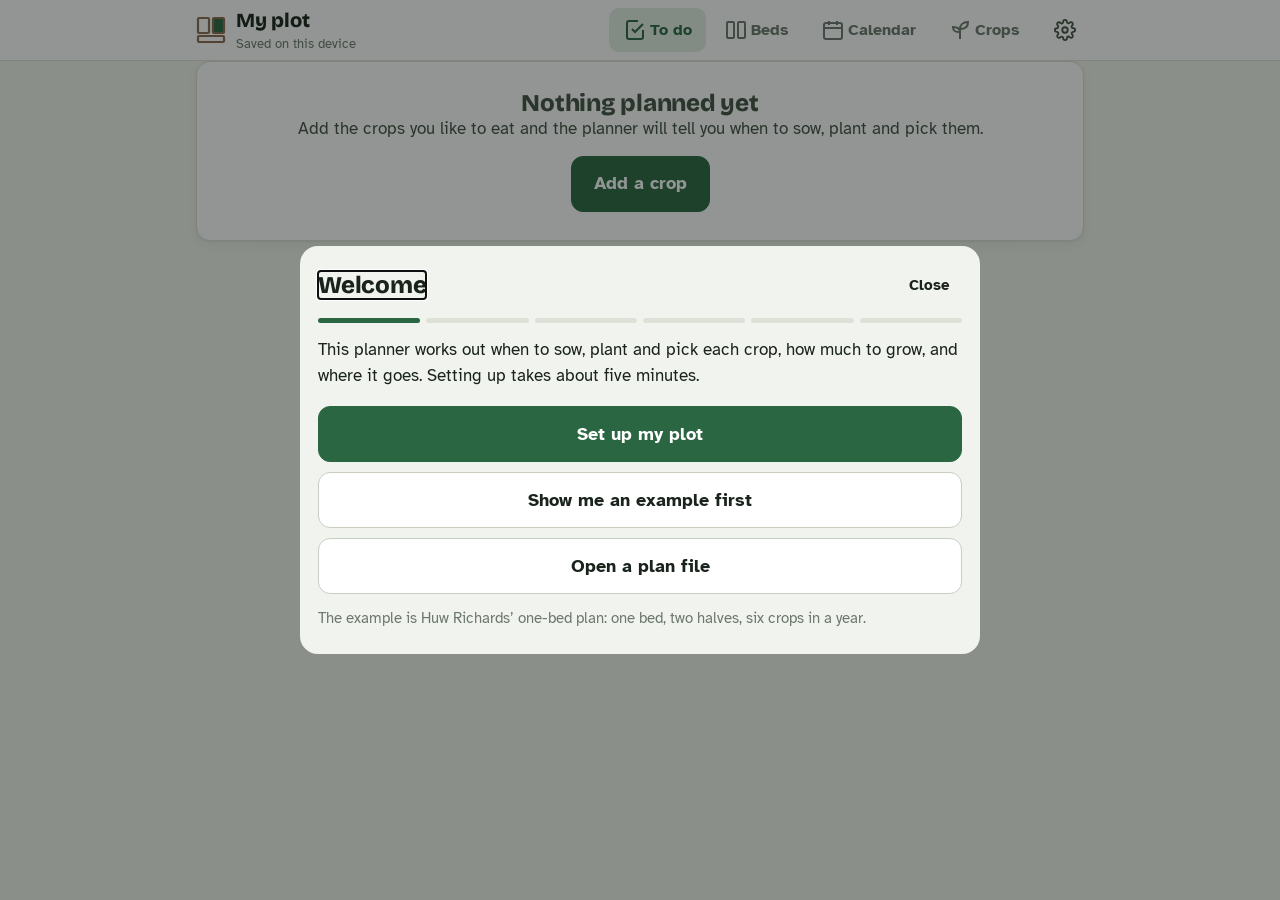
<file: index.html>
<!doctype html>
<html lang="en">
<head>
<meta charset="utf-8">
<meta name="viewport" content="width=device-width,initial-scale=1,viewport-fit=cover">
<title>Allotment Planner</title>
<meta name="description" content="A simple planner for your allotment or veg beds: when to sow, plant and pick, using Huw Richards' and Real Seeds' sowing calendars.">
<meta name="theme-color" content="#2B6643">
<link rel="icon" href="favicon.svg">
<link rel="preload" href="fonts/atkinson-hyperlegible-latin-400-normal.woff2" as="font" type="font/woff2" crossorigin>
<link rel="stylesheet" href="style.css">
</head>
<body>
<header class="top">
  <div class="wrap">
    <div class="brand">
      <svg width="30" height="30" viewBox="0 0 30 30" aria-hidden="true"><rect x="2" y="3" width="11" height="15" rx="1" fill="none" stroke="#8A6A4F" stroke-width="2.2"/><rect x="17" y="3" width="11" height="15" rx="1" fill="#2B6643" stroke="#8A6A4F" stroke-width="2.2"/><rect x="2" y="21" width="26" height="6" rx="1" fill="none" stroke="#8A6A4F" stroke-width="2.2"/></svg>
      <div style="min-width:0"><b id="plan-name">Allotment Planner</b><div class="save-note" id="saved"></div></div>
    </div>
    <nav class="nav" aria-label="Main">
      <button data-view="todo"><svg viewBox="0 0 24 24" fill="none" stroke="currentColor" stroke-width="2" aria-hidden="true"><path d="M9 11l3 3 8-8"/><path d="M20 12v7a2 2 0 0 1-2 2H6a2 2 0 0 1-2-2V5a2 2 0 0 1 2-2h9"/></svg>To do</button>
      <button data-view="garden"><svg viewBox="0 0 24 24" fill="none" stroke="currentColor" stroke-width="2" aria-hidden="true"><rect x="3" y="4" width="7" height="16" rx="1"/><rect x="14" y="4" width="7" height="16" rx="1"/></svg>Beds</button>
      
      <button data-view="cal"><svg viewBox="0 0 24 24" fill="none" stroke="currentColor" stroke-width="2" aria-hidden="true"><rect x="3" y="5" width="18" height="16" rx="2"/><path d="M3 10h18M8 3v4M16 3v4"/></svg>Calendar</button>
    <button data-view="crops"><svg viewBox="0 0 24 24" fill="none" stroke="currentColor" stroke-width="2" aria-hidden="true"><path d="M12 21V11"/><path d="M12 11c0-4 3-7 8-7 0 5-3 7-8 7z"/><path d="M12 14c0-3-2-5-7-5 0 4 2 5 7 5z"/></svg>Crops</button>
    </nav>
    <button id="gear" class="gear" data-view="more" aria-label="Settings" title="Settings"><svg viewBox="0 0 24 24" fill="none" stroke="currentColor" stroke-width="2" aria-hidden="true"><circle cx="12" cy="12" r="3"/><path d="M19.4 15a1.7 1.7 0 0 0 .3 1.8l.1.1a2 2 0 1 1-2.8 2.8l-.1-.1a1.7 1.7 0 0 0-1.8-.3 1.7 1.7 0 0 0-1 1.5V21a2 2 0 1 1-4 0v-.1a1.7 1.7 0 0 0-1.1-1.5 1.7 1.7 0 0 0-1.8.3l-.1.1a2 2 0 1 1-2.8-2.8l.1-.1a1.7 1.7 0 0 0 .3-1.8 1.7 1.7 0 0 0-1.5-1H3a2 2 0 1 1 0-4h.1a1.7 1.7 0 0 0 1.5-1.1 1.7 1.7 0 0 0-.3-1.8l-.1-.1a2 2 0 1 1 2.8-2.8l.1.1a1.7 1.7 0 0 0 1.8.3H9a1.7 1.7 0 0 0 1-1.5V3a2 2 0 1 1 4 0v.1a1.7 1.7 0 0 0 1 1.5 1.7 1.7 0 0 0 1.8-.3l.1-.1a2 2 0 1 1 2.8 2.8l-.1.1a1.7 1.7 0 0 0-.3 1.8V9a1.7 1.7 0 0 0 1.5 1H21a2 2 0 1 1 0 4h-.1a1.7 1.7 0 0 0-1.5 1z"/></svg></button>
  </div>
</header>
<div class="wrap"><p class="note warn" id="link-banner" hidden style="margin-top:14px">Your linked plan file needs permission again. <button class="btn small" data-act="reconnect">Reconnect</button></p></div>
<main class="wrap" id="main"><noscript>This planner needs JavaScript switched on.</noscript></main>
<script src="data/crops.js"></script>
<script src="data/realseeds.js"></script>
<script src="app.js"></script>
</body>
</html>
</file>
<file: style.css>
@font-face{font-family:"Atkinson Hyperlegible";font-weight:400;font-display:swap;src:url(fonts/atkinson-hyperlegible-latin-400-normal.woff2) format("woff2")}
@font-face{font-family:"Atkinson Hyperlegible";font-weight:700;font-display:swap;src:url(fonts/atkinson-hyperlegible-latin-700-normal.woff2) format("woff2")}
@font-face{font-family:"Bricolage Grotesque";font-weight:800;font-display:swap;src:url(fonts/bricolage-grotesque-latin-800-normal.woff2) format("woff2")}
@font-face{font-family:"IBM Plex Mono";font-weight:500;font-display:swap;src:url(fonts/ibm-plex-mono-latin-500-normal.woff2) format("woff2")}
:root{
  --paper:#F1F4EE;--sheet:#FFFFFF;--sheet-2:#F7F9F5;--ink:#1A231C;--ink-2:#435044;--ink-3:#6C786D;--rule:#DCE2D7;--rule-2:#C5CEC0;
  --leaf:#2B6643;--leaf-2:#235538;--leaf-soft:#E2EEE5;--leaf-ink:#FFFFFF;--timber:#8A6A4F;--soil:#ECE7DE;
  --warn:#8A5A00;--warn-soft:#FBF1D9;--alert:#AD3424;--alert-soft:#F8E3DF;--frost:#2A6A96;--frost-soft:#E2EEF6;
  --f-display:"Bricolage Grotesque","Avenir Next",system-ui,sans-serif;--f-body:"Atkinson Hyperlegible",system-ui,-apple-system,"Segoe UI",sans-serif;--f-mono:"IBM Plex Mono",ui-monospace,Menlo,monospace;
  --r:14px;--shadow:0 1px 2px rgba(26,35,28,.06),0 4px 14px rgba(26,35,28,.06);
  --fam-potatoes:#DDB872;--fam-legumes:#8DC28B;--fam-brassicas:#86B9C3;--fam-roots:#EE9F6A;--fam-alliums:#CBB0E0;--fam-cucurbits:#F1CA57;--fam-solanaceae:#E88A7E;--fam-salads:#C6E197;--fam-herbs:#7DCAB0;--fam-other:#C4BDB2;
}
@media (prefers-color-scheme:dark){:root:not([data-theme="light"]){
  --paper:#121813;--sheet:#1A211C;--sheet-2:#202922;--ink:#E8EEE7;--ink-2:#BAC6BA;--ink-3:#8E9C8F;--rule:#2E3830;--rule-2:#3C483E;
  --leaf:#7CC796;--leaf-2:#98D6AC;--leaf-soft:#20392A;--leaf-ink:#0E1A12;--timber:#B8967A;--soil:#2A2621;
  --warn:#E5B85A;--warn-soft:#3A2F17;--alert:#F08C7C;--alert-soft:#3D221D;--frost:#8EC2E8;--frost-soft:#1B2C38;
  --shadow:0 1px 2px rgba(0,0,0,.3);
}}
*{box-sizing:border-box}
[hidden]{display:none !important}
html{-webkit-text-size-adjust:100%}
body{margin:0;background:var(--paper);color:var(--ink);font:17px/1.5 var(--f-body);padding-bottom:calc(84px + env(safe-area-inset-bottom))}
h1,h2,h3{font-family:var(--f-display);font-weight:800;line-height:1.1;margin:0;letter-spacing:-.01em}
h1{font-size:clamp(28px,6vw,40px)}h2{font-size:24px}h3{font-size:19px}
p{margin:0}
a{color:var(--leaf)}
button,input,select,textarea{font:inherit;color:inherit}
.wrap{max-width:920px;margin:0 auto;padding:0 16px}
.muted{color:var(--ink-3)}.small{font-size:14.5px}.mono{font-family:var(--f-mono);font-size:.88em}

/* header & navigation */
.top{background:var(--sheet);border-bottom:1px solid var(--rule);position:sticky;top:0;z-index:20}
.top .wrap{display:flex;align-items:center;gap:12px;min-height:60px}
.brand{display:flex;align-items:center;gap:10px;min-width:0;flex:1}
.brand b{font-family:var(--f-display);font-size:20px;white-space:nowrap;overflow:hidden;text-overflow:ellipsis}
.nav{position:fixed;left:0;right:0;bottom:0;z-index:30;background:var(--sheet);border-top:1px solid var(--rule);display:flex;justify-content:center;padding-bottom:env(safe-area-inset-bottom)}
.nav button{flex:1;max-width:180px;appearance:none;border:0;background:none;padding:10px 4px 12px;display:flex;flex-direction:column;align-items:center;gap:3px;font-size:14px;font-weight:700;color:var(--ink-3);cursor:pointer;min-height:64px}
.nav button svg{width:24px;height:24px}
.nav button[aria-current="page"]{color:var(--leaf)}
@media (min-width:760px){
  body{padding-bottom:40px}
  .nav{position:static;border:0;background:none;padding:0;justify-content:flex-end;gap:4px}
  .nav button{flex:none;flex-direction:row;min-height:44px;padding:8px 14px;border-radius:10px;font-size:15.5px}
  .nav button[aria-current="page"]{background:var(--leaf-soft)}
  .top .nav{display:flex}
}
.save-note{font-size:13px;color:var(--ink-3);white-space:nowrap}

/* buttons & fields */
.btn{appearance:none;display:inline-flex;align-items:center;justify-content:center;gap:8px;min-height:46px;padding:10px 18px;border-radius:12px;border:1px solid var(--rule-2);background:var(--sheet);font-weight:700;cursor:pointer;text-decoration:none;color:var(--ink)}
.btn:hover{border-color:var(--ink-3)}
.btn.primary{background:var(--leaf);border-color:var(--leaf);color:var(--leaf-ink)}
.btn.primary:hover{background:var(--leaf-2)}
.btn.big{min-height:56px;font-size:18px;padding:12px 22px}
.btn.small{min-height:38px;padding:6px 12px;font-size:15px}
.btn.ghost{border-color:transparent;background:none}
.btn.danger{color:var(--alert)}
.btn:focus-visible,.chip:focus-visible,.tile:focus-visible,.nav button:focus-visible,.job input:focus-visible{outline:3px solid var(--frost);outline-offset:2px}
.row{display:flex;gap:10px;flex-wrap:wrap;align-items:center}
.field{display:flex;flex-direction:column;gap:6px;margin-bottom:14px}
.field>label,.label{font-weight:700;font-size:15px;color:var(--ink-2)}
input[type=text],input[type=number],input[type=date],input[type=search],select{min-height:48px;padding:10px 12px;border:1px solid var(--rule-2);border-radius:10px;background:var(--sheet);width:100%}
.grid2{display:grid;grid-template-columns:repeat(2,minmax(0,1fr));gap:12px}
.grid3{display:grid;grid-template-columns:repeat(3,minmax(0,1fr));gap:10px}
@media (max-width:520px){.grid2{grid-template-columns:minmax(0,1fr)}}
.chips{display:flex;flex-wrap:wrap;gap:8px}
.chip{appearance:none;border:1px solid var(--rule-2);background:var(--sheet);border-radius:999px;padding:8px 14px;min-height:42px;cursor:pointer;font-weight:700;font-size:15px;display:inline-flex;align-items:center;gap:6px}
.chip small{font-weight:400;color:var(--ink-3)}
.chip[aria-pressed="true"]{background:var(--leaf);border-color:var(--leaf);color:var(--leaf-ink)}
.chip[aria-pressed="true"] small{color:inherit;opacity:.85}
.scroll-x{display:flex;gap:8px;overflow-x:auto;padding-bottom:4px;scrollbar-width:none}.scroll-x::-webkit-scrollbar{display:none}.scroll-x .chip{flex:none}

/* cards */
main{padding-top:22px}
.card{background:var(--sheet);border:1px solid var(--rule);border-radius:var(--r);padding:18px;box-shadow:var(--shadow);margin-bottom:16px}
.card-h{display:flex;justify-content:space-between;align-items:baseline;gap:10px;flex-wrap:wrap;margin-bottom:10px}
.hero{display:flex;justify-content:space-between;gap:12px;align-items:flex-end;flex-wrap:wrap;margin-bottom:18px}
.eyebrow{font-family:var(--f-mono);font-size:12.5px;letter-spacing:.08em;text-transform:uppercase;color:var(--ink-3);margin-bottom:6px}
.note{padding:12px 14px;border-radius:12px;background:var(--leaf-soft);font-size:15.5px}
.note.warn{background:var(--warn-soft)}
.note.frost{background:var(--frost-soft)}
.empty{text-align:center;padding:28px 12px;color:var(--ink-2)}
.empty .btn{margin-top:14px}

/* jobs */
.jobs{list-style:none;margin:0;padding:0}
.job{display:flex;gap:14px;align-items:flex-start;padding:12px 0;border-top:1px solid var(--rule)}
.job:first-child{border-top:0}
.job input{width:28px;height:28px;flex:none;margin-top:1px;accent-color:var(--leaf)}
.job label{flex:1;min-width:0;cursor:pointer}
.job b{display:block;font-size:17.5px}
.job .meta{display:block;font-size:14.5px;color:var(--ink-2)}
.job.done b{text-decoration:line-through;color:var(--ink-3)}
.kind{display:inline-block;font-family:var(--f-mono);font-size:11.5px;letter-spacing:.06em;text-transform:uppercase;padding:2px 7px;border-radius:6px;margin-right:6px;vertical-align:2px;background:var(--sheet-2);border:1px solid var(--rule)}
.kind.sow{background:var(--leaf-soft);border-color:transparent;color:var(--leaf)}
.kind.plant{background:var(--frost-soft);border-color:transparent;color:var(--frost)}
.kind.harvest{background:var(--warn-soft);border-color:transparent;color:var(--warn)}
.week-h{font-family:var(--f-mono);font-size:13px;letter-spacing:.06em;text-transform:uppercase;color:var(--ink-3);margin:16px 0 2px}

/* garden */
.beds{display:grid;grid-template-columns:repeat(auto-fill,minmax(260px,1fr));gap:16px}
.bed{background:var(--sheet);border:1px solid var(--rule);border-radius:var(--r);padding:14px;box-shadow:var(--shadow)}
.bed-h{display:flex;justify-content:space-between;align-items:baseline;margin-bottom:10px;gap:8px}
.plot{display:flex;gap:4px;border:4px solid var(--timber);border-radius:6px;background:var(--soil);padding:4px;min-height:120px}
.part{flex:1;appearance:none;border:0;border-radius:4px;padding:8px 6px;cursor:pointer;display:flex;flex-direction:column;justify-content:center;align-items:center;text-align:center;gap:2px;background:transparent;color:var(--ink);min-width:0;font-size:14.5px;line-height:1.2}
.part.free{border:2px dashed var(--rule-2);color:var(--ink-3)}
.part b{font-size:15px;overflow-wrap:break-word;hyphens:auto;max-width:100%}
.plot.many .part{padding:6px 2px}.plot.many .part b{font-size:12px}.plot.many .part small{display:none}
.part .letter{font-family:var(--f-mono);font-size:11px;opacity:.75}
.part.picking{background-image:repeating-linear-gradient(45deg,transparent 0 6px,rgba(26,35,28,.14) 6px 8px)}
.part:not(.free){color:#16201A}
.strip{margin-top:10px;display:grid;gap:4px}
.strip-row{display:grid;grid-template-columns:18px 1fr;gap:6px;align-items:center}
.strip-row span{font-family:var(--f-mono);font-size:11px;color:var(--ink-3)}
.track{position:relative;height:18px;background:var(--sheet-2);border-radius:4px;overflow:hidden}
.track i{position:absolute;top:0;bottom:0;border-radius:3px}
.track .now{position:absolute;top:-2px;bottom:-2px;width:2px;background:var(--alert)}
.months{display:grid;grid-template-columns:repeat(15,1fr);margin-left:24px;font-family:var(--f-mono);font-size:10px;color:var(--ink-3)}
.fam-potatoes{background:var(--fam-potatoes)}.fam-legumes{background:var(--fam-legumes)}.fam-brassicas{background:var(--fam-brassicas)}.fam-roots{background:var(--fam-roots)}.fam-alliums{background:var(--fam-alliums)}.fam-cucurbits{background:var(--fam-cucurbits)}.fam-solanaceae{background:var(--fam-solanaceae)}.fam-salads{background:var(--fam-salads)}.fam-herbs{background:var(--fam-herbs)}.fam-other{background:var(--fam-other)}
.dot{display:inline-block;width:12px;height:12px;border-radius:50%;margin-right:6px;vertical-align:-1px}

/* crops list */
.plist{list-style:none;padding:0;margin:0;display:grid;gap:10px}
.pcard{appearance:none;width:100%;text-align:left;background:var(--sheet);border:1px solid var(--rule);border-left:6px solid var(--fam,var(--rule));border-radius:12px;padding:12px 14px;cursor:pointer;display:block}
.pcard:hover{border-color:var(--ink-3);border-left-color:var(--fam,var(--rule))}
.pcard b{font-size:17px}
.pcard .when{font-family:var(--f-mono);font-size:13px;color:var(--ink-2);display:block;margin-top:4px}
.flag{display:inline-block;font-size:12.5px;font-weight:700;padding:1px 8px;border-radius:999px;background:var(--warn-soft);color:var(--warn);margin-left:6px}
.flag.bad{background:var(--alert-soft);color:var(--alert)}

/* crop picker */
.tiles{display:grid;grid-template-columns:repeat(auto-fill,minmax(150px,1fr));gap:8px}
.tile{appearance:none;text-align:left;background:var(--sheet);border:1px solid var(--rule-2);border-radius:12px;padding:10px 12px;cursor:pointer;min-height:58px;display:flex;align-items:center;gap:8px;font-weight:700;font-size:15.5px;line-height:1.2}
.tile[aria-pressed="true"]{border-color:var(--leaf);box-shadow:inset 0 0 0 2px var(--leaf);background:var(--leaf-soft)}
.tile .dot{flex:none;margin:0}

/* sowing calendar strip */
.cal{display:grid;grid-template-columns:92px repeat(12,1fr);gap:2px;font-size:12px;align-items:center}
.cal .m{text-align:center;font-family:var(--f-mono);color:var(--ink-3);font-size:11px}
.cal .src{font-weight:700;color:var(--ink-2);font-size:12.5px;line-height:1.1}
.cal .c{height:20px;border-radius:3px;background:var(--sheet-2);display:grid;grid-template-columns:1fr 1fr;overflow:hidden}
.cal .c i{display:block}
.cal i.s{background:#4FBF6A}.cal i.sc{background:#2B6643}.cal i.sm{background:#BCE6C6}.cal i.h{background:#4FA8D8}.cal i.hm{background:#BEDDF0}
.legend{display:flex;flex-wrap:wrap;gap:6px 14px;font-size:13px;color:var(--ink-2);margin-top:8px}
.legend i{display:inline-block;width:14px;height:10px;border-radius:2px;margin-right:5px}
.vlist{list-style:none;padding:0;margin:0;max-height:260px;overflow:auto;border:1px solid var(--rule);border-radius:10px}
.vlist li{padding:8px 12px;border-top:1px solid var(--rule);display:flex;justify-content:space-between;gap:10px;font-size:15px}
.vlist li:first-child{border-top:0}
.vlist label{display:flex;gap:8px;align-items:center;cursor:pointer;flex:1}

/* sheet (dialog) */
.sheet-wrap{position:fixed;inset:0;z-index:50;display:flex;align-items:flex-end;justify-content:center}
.scrim{position:absolute;inset:0;background:rgba(14,20,16,.45)}
.sheet{position:relative;background:var(--paper);width:min(680px,100%);max-height:92vh;overflow:auto;border-radius:18px 18px 0 0;padding:20px 18px calc(24px + env(safe-area-inset-bottom))}
@media (min-width:760px){.sheet-wrap{align-items:center}.sheet{border-radius:18px;max-height:88vh}}
.sheet-h{display:flex;justify-content:space-between;align-items:center;gap:10px;margin-bottom:14px}
.sheet .foot{display:flex;gap:10px;flex-wrap:wrap;justify-content:flex-end;margin-top:18px;position:sticky;bottom:-24px;background:var(--paper);padding:12px 0 4px}
.steps{display:flex;gap:6px;margin-bottom:14px}.steps i{flex:1;height:5px;border-radius:3px;background:var(--rule)}.steps i.on{background:var(--leaf)}
.dates{display:grid;grid-template-columns:repeat(4,minmax(0,1fr));gap:8px;margin:10px 0}
.dates div{background:var(--sheet);border:1px solid var(--rule);border-radius:10px;padding:8px 10px}
.dates small{display:block;color:var(--ink-3);font-size:12.5px}
.dates b{font-family:var(--f-mono);font-size:14px;font-weight:500}
@media (max-width:520px){.dates{grid-template-columns:repeat(2,minmax(0,1fr))}}
.toast{position:fixed;left:50%;transform:translateX(-50%);bottom:calc(92px + env(safe-area-inset-bottom));z-index:60;background:var(--ink);color:var(--paper);padding:12px 16px;border-radius:12px;display:flex;gap:12px;align-items:center;max-width:calc(100% - 32px);box-shadow:var(--shadow)}
.toast button{appearance:none;background:none;border:0;color:inherit;font-weight:700;text-decoration:underline;cursor:pointer}
@media (min-width:760px){.toast{bottom:24px}}
.region-list{display:grid;gap:8px}
.region-list .chip{border-radius:12px;justify-content:space-between;width:100%;min-height:52px}
.bed-edit{display:grid;grid-template-columns:minmax(0,1.3fr) minmax(0,.7fr) minmax(0,.7fr) minmax(0,.9fr) minmax(0,1.1fr) auto;gap:8px;align-items:end;margin-bottom:10px}
.bed-edit .field{margin:0}
@media (max-width:560px){.bed-edit{grid-template-columns:1fr 1fr;border-bottom:1px solid var(--rule);padding-bottom:10px}}
.sr{position:absolute;width:1px;height:1px;overflow:hidden;clip:rect(0 0 0 0)}
@media print{.top,.nav,.toast,.no-print{display:none !important}body{background:#fff;padding:0}.card,.bed{box-shadow:none;break-inside:avoid}}
/* v2: header gear, sections, levels, amounts, year calendar */
.top .wrap{position:relative}
.gear{background:none;border:0;color:var(--ink-2);padding:8px;border-radius:10px;cursor:pointer;display:grid;place-items:center}
.gear svg{width:22px;height:22px}.gear[aria-current="page"]{color:var(--leaf);background:var(--sheet-2)}
.section-h{font-size:18px;margin:18px 0 8px}
.level{margin:16px 0}.level h3{font-size:16px}
.picked{display:grid;gap:8px}
.pick-row{display:flex;flex-wrap:wrap;gap:8px;align-items:center;padding:8px 10px;border:1px solid var(--rule);border-radius:10px}
.pick-row b{min-width:110px}.pick-row select{flex:1;min-width:160px}.pick-row input{flex:1 1 100%}
.amount{display:grid;gap:10px;margin:8px 0}.amount .chips{margin-top:4px}
.amount-card{padding:14px}.amount-out{font-weight:600;margin:6px 0 4px}
.section-card{padding:14px}.sec-top{display:flex;gap:10px;align-items:flex-end}
.bed-list{display:grid;gap:6px;margin:12px 0}
.bed-row{display:flex;flex-wrap:wrap;gap:6px;align-items:center;padding:6px 8px;border:1px solid var(--rule);border-radius:10px}
.bed-row .bn{width:70px;font-weight:700}.bed-row .dim{display:flex;align-items:center;gap:4px;font-size:14px}
.bed-row .dim input{width:64px}.bed-row select{width:auto}
.rev-bed{display:flex;flex-wrap:wrap;gap:6px 12px;align-items:baseline;padding:8px 0;border-top:1px solid var(--rule)}
.rev-bed>b{min-width:44px}.rev-item{display:inline-flex;gap:5px;align-items:center;font-size:14px}
.cal-card{padding:12px}.cal-wrap{overflow-x:auto}
table.year{border-collapse:collapse;width:100%;min-width:720px;font-size:12px}
table.year th,table.year td{border:1px solid var(--rule);padding:0}
table.year thead th{font-family:var(--f-mono);font-weight:400;color:var(--ink-3);padding:3px 0;text-align:center}
table.year tbody th{text-align:left;padding:4px 6px;font-weight:700;white-space:nowrap;min-width:130px}
table.year tbody th small{font-weight:400;color:var(--ink-3)}
table.year tbody th .where{display:block;font-size:10.5px}
table.year td{width:3.2%;height:24px;text-align:center;font-weight:700;font-size:10px;color:#fff}
table.year td.g{background:#D7EBD9}table.year td.h{background:#F2B25C}
table.year td.s{background:#3E9A5A}table.year td.p{background:#3F86C6}
table.year tbody tr{cursor:pointer}table.year tbody tr:hover th{background:var(--sheet-2)}
.legend .lg{display:inline-block;width:14px;height:12px;border-radius:2px;vertical-align:middle;margin-right:4px}
.lg.s{background:#3E9A5A}.lg.p{background:#3F86C6}.lg.g{background:#D7EBD9}.lg.h{background:#F2B25C}
.months-list{display:grid;gap:12px;grid-template-columns:repeat(auto-fill,minmax(230px,1fr));margin-top:14px}
.mcard{padding:12px}.mcard ul{list-style:none;padding:0;margin:6px 0 0;display:grid;gap:5px;font-size:14px}
@media print{
  @page{size:A4 landscape;margin:10mm}
  .gear,.sheet-wrap,#link-banner{display:none !important}
  table.year{min-width:0;font-size:9px}table.year td{height:15px}
  table.year td,table.year th{-webkit-print-color-adjust:exact;print-color-adjust:exact}
  .lg,.track i,.part{-webkit-print-color-adjust:exact;print-color-adjust:exact}
  .months-list{grid-template-columns:repeat(4,1fr);gap:6px}.mcard{padding:6px;font-size:11px}
  .cal-wrap{overflow:visible}
}
</file>
